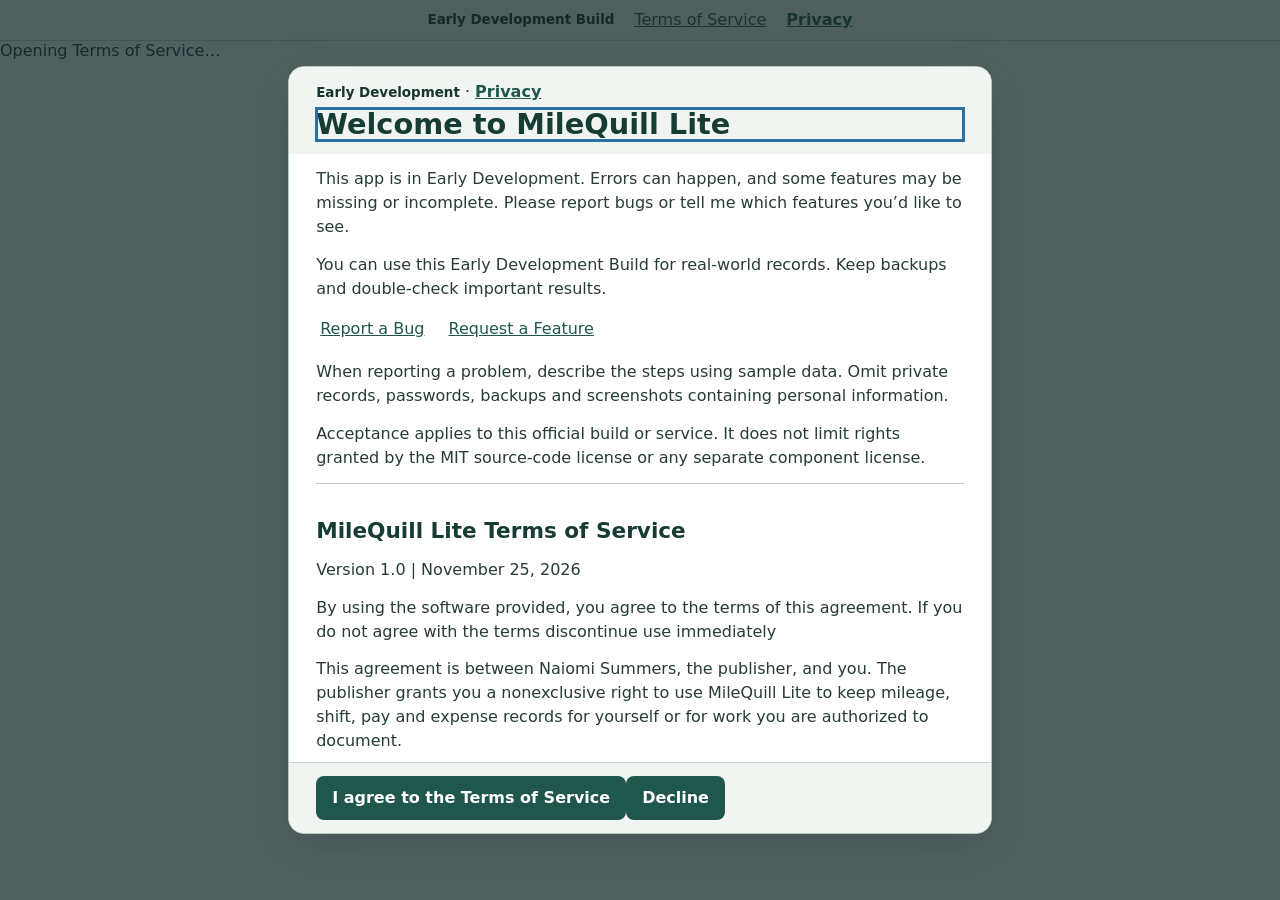
<file: index.html>
<!doctype html>
<html lang="en">
<head>
  <meta charset="utf-8">
  <meta name="viewport" content="width=device-width, initial-scale=1, viewport-fit=cover">
  <meta name="theme-color" content="#10364a">
  <meta name="description" content="Log miles, hours, earnings, and expenses on this device.">
  <meta name="apple-mobile-web-app-capable" content="yes">
  <meta name="apple-mobile-web-app-status-bar-style" content="default">
  <meta http-equiv="Content-Security-Policy" content="default-src 'none'; connect-src 'self'; script-src 'self'; style-src 'self'; img-src 'self'; worker-src 'self'; manifest-src 'self'; base-uri 'none'; form-action 'none'">
  <title>MileQuill Lite</title>
  <link rel="manifest" href="./manifest.webmanifest">
  <link rel="icon" href="./assets/icon-192.png" type="image/png">
  <link rel="apple-touch-icon" href="./assets/touch.png">
  <link rel="stylesheet" href="./styles.css">
  
<link rel="stylesheet" href="./terms.css"><script type="module" src="./terms-entry.mjs"></script>
</head>
<body>
<p id="terms-loading">Opening Terms of Service…</p><noscript>Enable JavaScript to open this app.</noscript>
<template id="application-template" data-entry="./app.js">
  <a class="skip" href="#main">Skip to content</a>
  <header class="topbar">
    <div class="topbar-inner">
      <a class="wordmark" href="#dashboard" aria-label="MileQuill Lite dashboard">
        <img src="./assets/icon-192.png" width="38" height="38" alt="">
        <span>MileQuill <small>Lite</small></span>
      </a>
      <div class="top-actions">
        <button type="button" class="update" id="update" hidden>Apply update</button>
        <span class="connection"><span class="dot" id="status-dot"></span><span id="offline-status">Checking offline setup</span></span>
      </div>
    </div>
  </header>
  <div class="shell">
    <nav class="navigation" aria-label="Main navigation">
      <a href="#dashboard" data-page="dashboard"><span data-icon="dashboard"></span>Overview</a>
      <a href="#trips" data-page="trips"><span data-icon="trips"></span>Trips</a>
      <a href="#shifts" data-page="shifts"><span data-icon="shifts"></span>Shifts</a>
      <a href="#expenses" data-page="expenses"><span data-icon="expenses"></span>Expenses</a>
      <a href="#data" data-page="data"><span data-icon="data"></span>Data</a>
    </nav>
    <main id="main" tabindex="-1">
      <noscript><p class="alert">Enable JavaScript to use MileQuill Lite and access saved records.</p></noscript>
      <p id="storage-error" class="alert" role="alert" hidden></p>
      <section id="view-dashboard" aria-labelledby="dashboard-title">
        <div class="section-heading dashboard-heading">
          <div>
            <h1 id="dashboard-title" tabindex="-1">Overview</h1>
            <p class="subtitle">Your mileage, work, and earnings at a glance.</p>
          </div>
          <button class="primary" type="button" data-add="trips" data-requires-storage><span data-icon="plus"></span>Log trip</button>
        </div>
        <section class="period" aria-label="Date range">
          <div class="segments" role="group" aria-label="Reporting period">
            <button type="button" data-period="week" aria-pressed="true">Week</button>
            <button type="button" data-period="month" aria-pressed="false">Month</button>
            <button type="button" data-period="custom" aria-pressed="false">Custom</button>
          </div>
          <div id="period-navigation" class="period-navigation">
            <button type="button" id="period-back" class="icon-button" aria-label="Previous week"><span data-icon="left"></span></button>
            <output id="range-label"></output>
            <button type="button" id="period-forward" class="icon-button" aria-label="Next week"><span data-icon="right"></span></button>
          </div>
          <form id="custom-range" class="custom-range" hidden>
            <label>From<input type="date" name="from" min="0001-01-01" max="9999-12-31" required></label>
            <label>Through<input type="date" name="through" min="0001-01-01" max="9999-12-31" required></label>
            <button type="submit" class="secondary">Apply</button>
            <p id="range-error" class="field-message" role="alert" hidden></p>
          </form>
          <p id="custom-applied" class="custom-applied" hidden></p>
        </section>
        <div class="summary">
          <section class="net-card" aria-label="Net estimates">
            <div class="net-main">
              <div class="hero-icon" data-icon="net"></div>
              <div>
                <h2>Estimated net</h2>
                <p class="net-value" id="net">—</p>
                <p class="net-caption">Gross earnings less logged expenses</p>
              </div>
            </div>
            <div class="net-hour">
              <h2>Net per hour</h2>
              <p id="per-hour">—</p>
              <span id="per-hour-hint">When hours are logged</span>
            </div>
          </section>
          <section class="metrics" aria-label="Tracker totals">
            <div class="metric"><span class="metric-icon teal" data-icon="trips"></span><h2>Miles</h2><p id="miles">—</p></div>
            <div class="metric"><span class="metric-icon blue" data-icon="shifts"></span><h2>Hours</h2><p id="hours">—</p></div>
            <div class="metric"><span class="metric-icon green" data-icon="cash"></span><h2>Gross earnings</h2><p id="gross">—</p></div>
            <div class="metric"><span class="metric-icon sand" data-icon="expenses"></span><h2>Logged expenses</h2><p id="spent">—</p></div>
          </section>
          <p class="footnote"><span data-icon="info"></span>Tracker totals only. These figures are not for tax calculations.</p>
        </div>
        <section class="activity" aria-labelledby="activity-title">
          <div class="activity-heading">
            <div><h2 id="activity-title">Recent activity</h2><p class="subtitle">Latest entries in this date range.</p></div>
            <div class="quick-actions">
              <button class="secondary" type="button" data-add="shifts" data-requires-storage><span data-icon="plus"></span>Log shift</button>
              <button class="secondary" type="button" data-add="expenses" data-requires-storage><span data-icon="plus"></span>Log expense</button>
            </div>
          </div>
          <div id="recent"></div>
        </section>
      </section>
      <section id="view-records" aria-labelledby="records-title" hidden>
        <div class="section-heading">
          <div><h1 id="records-title" tabindex="-1"></h1><p class="subtitle" id="records-intro"></p></div>
          <button type="button" id="add-record" class="primary" data-add="trips" data-requires-storage><span data-icon="plus"></span><span id="add-label"></span></button>
        </div>
        <div id="record-list"></div>
      </section>
      <section id="view-data" aria-labelledby="data-title" hidden>
        <div class="section-heading">
          <div><h1 id="data-title" tabindex="-1">Your data</h1><p class="subtitle">Download your records or restore a MileQuill Lite backup.</p></div>
        </div>
        <div class="data-layout">
          <section class="panel">
            <span class="metric-icon teal" data-icon="data"></span>
            <h2>Backup and restore</h2>
            <p>A full JSON backup contains all trips, shifts, and expenses in plain text. Keep it somewhere you control.</p>
            <div class="data-actions">
              <button class="primary" id="backup" type="button" data-requires-storage>Download JSON backup</button>
              <button class="secondary" id="choose-restore" type="button" data-requires-storage>Choose backup to restore</button>
              <input id="restore-file" type="file" accept=".json,application/json" hidden>
            </div>
            <p class="field-message" id="restore-error" role="alert" hidden></p>
          </section>
          <section class="panel">
            <span class="metric-icon blue" data-icon="download"></span>
            <h2>Export to CSV</h2>
            <p>Each CSV contains all saved entries of that type.</p>
            <div class="data-actions">
              <button class="secondary" data-export="trips" type="button" data-requires-storage>Export trips</button>
              <button class="secondary" data-export="shifts" type="button" data-requires-storage>Export shifts</button>
              <button class="secondary" data-export="expenses" type="button" data-requires-storage>Export expenses</button>
            </div>
          </section>
          <section class="privacy-note">
            <span data-icon="info"></span>
            <div><h2>Storage on this device</h2>
              <p>Clearing website data or changing devices can remove access to saved records. Safari tabs and a Home Screen installation may keep separate records. Back up from the browser or installation where you logged them.</p>
            </div>
          </section>
        </div>
      </section>
    </main>
  </div>
  <p id="notice" class="notice" role="status" aria-live="polite"></p>

  <dialog id="editor" aria-labelledby="editor-title">
    <form id="entry-form">
      <div class="dialog-heading">
        <h2 id="editor-title"></h2>
        <button class="icon-button" type="button" data-close-editor aria-label="Close editor"><span data-icon="close"></span></button>
      </div>
      <div class="dialog-content">
        <div class="form-grid">
          <label>Date<input type="date" name="date" required min="0001-01-01" max="9999-12-31"></label>
          <label><span id="entry-label"></span><input name="label" type="text" maxlength="80" required></label>
        </div>
        <div id="entry-fields"></div>
        <label class="notes-label">Notes <span class="optional">(optional)</span><textarea name="notes" rows="2" maxlength="1000"></textarea></label>
        <p id="entry-error" class="field-message" role="alert" hidden></p>
      </div>
      <div class="dialog-actions">
        <button class="secondary" type="button" data-close-editor>Cancel</button>
        <button class="primary" id="save" type="submit">Save</button>
      </div>
    </form>
  </dialog>
  <dialog id="confirmation" aria-labelledby="confirm-title" aria-describedby="confirm-message">
    <form id="confirm-form">
      <div class="dialog-heading"><h2 id="confirm-title"></h2></div>
      <div class="dialog-content">
        <p id="confirm-message"></p>
        <p id="confirm-error" class="field-message" role="alert" hidden></p>
      </div>
      <div class="dialog-actions">
        <button class="secondary" id="cancel-confirm" type="button" autofocus>Cancel</button>
        <button class="danger" id="confirm-action" type="submit"></button>
      </div>
    </form>
  </dialog>
</template>
</body>
</html>
</file>
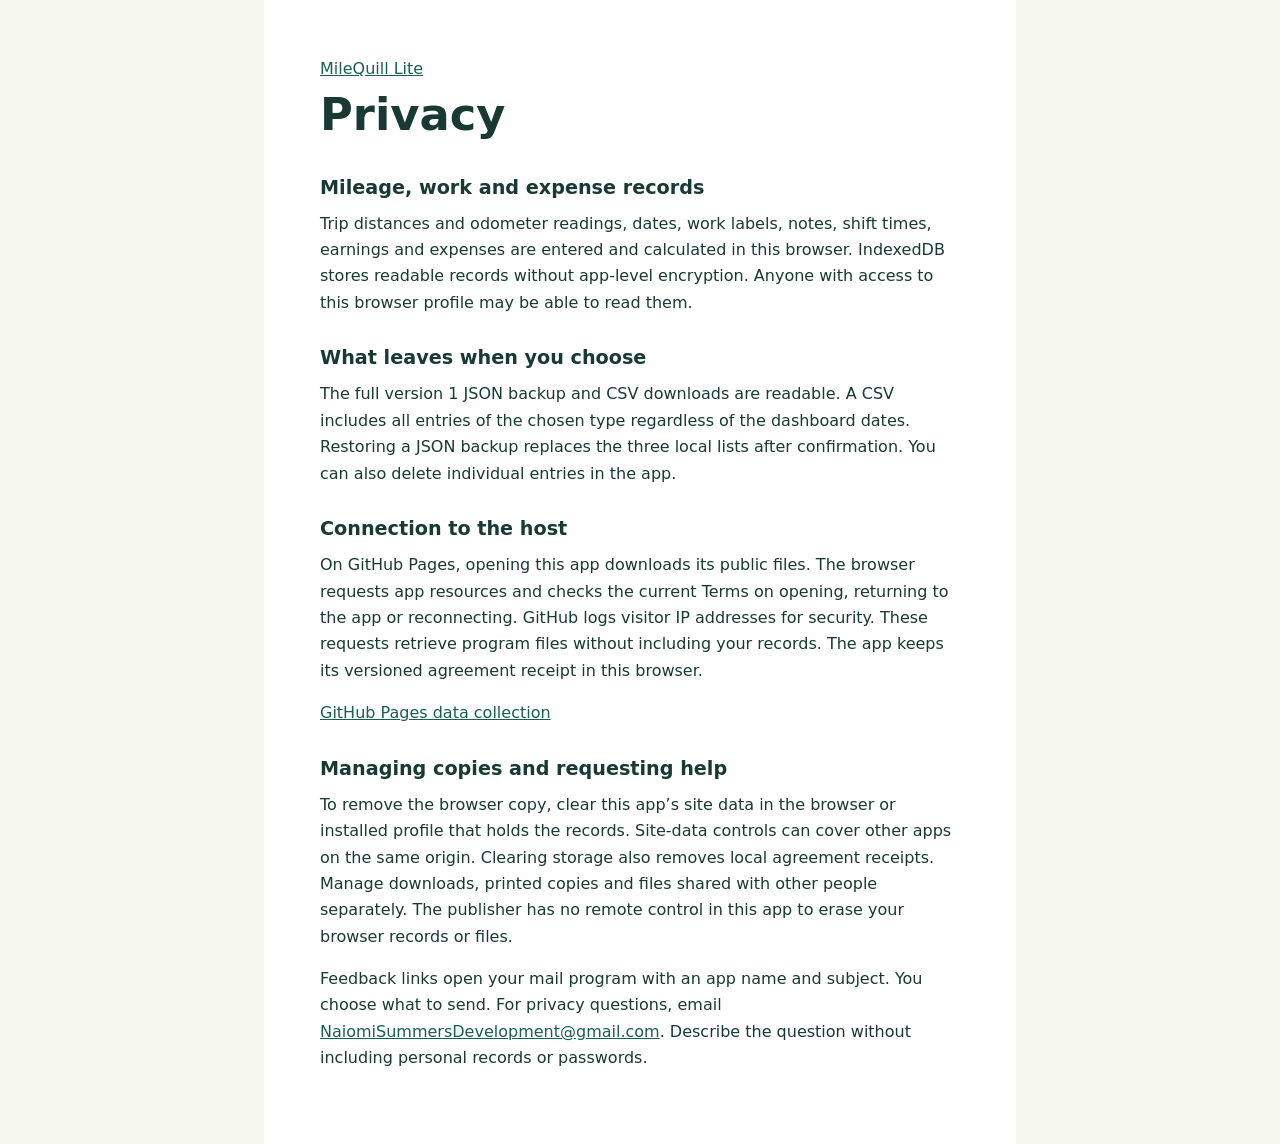
<file: privacy.html>
<!doctype html>
<html lang="en"><head><meta charset="utf-8"><meta name="viewport" content="width=device-width,initial-scale=1">
<meta name="referrer" content="no-referrer"><meta http-equiv="Content-Security-Policy" content="default-src 'none'; style-src 'self'; img-src 'self'; base-uri 'none'; form-action 'none'">
<link rel="icon" href="./assets/icon-192.png"><link rel="stylesheet" href="privacy.css"><title>MileQuill Lite · Privacy</title></head>
<body><main><a href="./">MileQuill Lite</a><h1>Privacy</h1>
<h2>Mileage, work and expense records</h2><p>Trip distances and odometer readings, dates, work labels, notes, shift times, earnings and expenses are entered and calculated in this browser. IndexedDB stores readable records without app-level encryption. Anyone with access to this browser profile may be able to read them.</p>
<h2>What leaves when you choose</h2><p>The full version 1 JSON backup and CSV downloads are readable. A CSV includes all entries of the chosen type regardless of the dashboard dates. Restoring a JSON backup replaces the three local lists after confirmation. You can also delete individual entries in the app.</p>
<h2>Connection to the host</h2><p>On GitHub Pages, opening this app downloads its public files. The browser requests app resources and checks the current Terms on opening, returning to the app or reconnecting. GitHub logs visitor IP addresses for security. These requests retrieve program files without including your records. The app keeps its versioned agreement receipt in this browser.</p><p><a href="https://docs.github.com/en/pages/getting-started-with-github-pages/what-is-github-pages#data-collection" rel="noreferrer">GitHub Pages data collection</a></p>
<h2>Managing copies and requesting help</h2><p>To remove the browser copy, clear this app’s site data in the browser or installed profile that holds the records. Site-data controls can cover other apps on the same origin. Clearing storage also removes local agreement receipts. Manage downloads, printed copies and files shared with other people separately. The publisher has no remote control in this app to erase your browser records or files.</p>
<p>Feedback links open your mail program with an app name and subject. You choose what to send. For privacy questions, email <a href="mailto:NaiomiSummersDevelopment@gmail.com">NaiomiSummersDevelopment@gmail.com</a>. Describe the question without including personal records or passwords.</p></main></body></html>
</file>
<file: styles.css>
:root {
  color-scheme: light;
  --navy: #10364a;
  --navy-deep: #102e40;
  --teal: #08767a;
  --teal-dark: #075d63;
  --ink: #193546;
  --muted: #4e6571;
  --line: #dce6e7;
  --surface: #fff;
  --background: #f5f7f6;
  --radius: 15px;
  font-family: "Segoe UI", system-ui, -apple-system, sans-serif;
  color: var(--ink);
  background: var(--background);
  font-variant-numeric: tabular-nums;
}

*, *::before, *::after { box-sizing: border-box; }
[hidden] { display: none !important; }
body { min-width: 0; margin: 0; }
body:has(dialog[open]) { overflow: hidden; }
h1, h2, p, ul { margin: 0; }
button, input, textarea { font: inherit; }
button { cursor: pointer; }
button:disabled { cursor: default; opacity: .55; }
a { color: inherit; }
:focus-visible { outline: 3px solid #3678b1; outline-offset: 3px; }
main:focus, h1:focus { outline: none; }
svg { width: 1.25rem; height: 1.25rem; display: block; }
.skip {
  position: fixed; left: 1rem; top: 1rem; z-index: 5; padding: .75rem;
  transform: translateY(-200%); color: var(--ink); background: white; border-radius: 8px;
}
.skip:focus { transform: none; }

.topbar {
  color: #fff; background: var(--navy);
  padding: env(safe-area-inset-top) env(safe-area-inset-right) 0 env(safe-area-inset-left);
}
.topbar-inner {
  min-height: 67px; max-width: 1280px; margin: auto; padding: .55rem 2rem;
  display: flex; align-items: center; justify-content: space-between; gap: .55rem;
}
.wordmark {
  display: flex; align-items: center; gap: .65rem; text-decoration: none;
  min-height: 44px; font-weight: 750; font-size: 1.23rem; letter-spacing: -.035em; white-space: nowrap;
}
.wordmark img { border-radius: 9px; }
.wordmark small { font-size: .85rem; margin-left: .2rem; color: #c6f1ea; font-weight: 650; letter-spacing: 0; }
.top-actions { display: flex; align-items: center; justify-content: flex-end; gap: .65rem; min-width: 0; flex-wrap: wrap; }
.connection {
  display: inline-flex; align-items: center; gap: .45rem; color: #e0eeef;
  font-size: .83rem; font-weight: 600; line-height: 1.2;
}
.dot { width: .47rem; height: .47rem; border-radius: 50%; flex: none; background: #f1c898; }
.dot[data-state="ready"] { background: #83dbc0; }
.dot[data-state="offline"] { background: #aec6de; }
.update {
  min-height: 44px; border: 1px solid #7194a3; background: #20485d; color: #fff;
  border-radius: 9px; padding: .3rem .6rem; font-size: .88rem; font-weight: 650;
}

.shell {
  display: grid; grid-template-columns: 185px minmax(0, 1fr);
  gap: clamp(1.4rem, 4vw, 3.9rem); max-width: 1280px; padding: 0 2rem; margin: auto;
}
.navigation {
  display: flex; flex-direction: column; gap: .35rem; align-self: start;
  padding: 2.2rem .95rem 1.5rem 0; position: sticky; top: 0;
}
.navigation a {
  display: flex; align-items: center; gap: .75rem; border-radius: 9px; min-height: 48px; padding: .5rem .8rem;
  text-decoration: none; color: var(--muted); font-size: .94rem; font-weight: 650;
}
.navigation a:hover { background: #ebf0f0; }
.navigation a[aria-current="page"] { color: var(--teal-dark); background: #dceeed; }
main { padding: 2.05rem 0 2.5rem; min-width: 0; }
.section-heading, .activity-heading {
  display: flex; align-items: center; justify-content: space-between; gap: .9rem; margin-bottom: 1.25rem;
}
h1 { font-size: clamp(1.9rem, 4vw, 2.55rem); line-height: 1.12; letter-spacing: -.045em; font-weight: 760; }
h2 { font-size: 1.11rem; line-height: 1.27; letter-spacing: -.015em; }
.subtitle { margin-top: .36rem; color: var(--muted); line-height: 1.45; }
.primary, .secondary, .danger, .icon-button, .text-button {
  display: inline-flex; justify-content: center; align-items: center; gap: .38rem; min-height: 44px;
  border-radius: 9px; font-weight: 680; text-decoration: none;
}
.primary, .secondary, .danger { padding: .43rem .86rem; font-size: .93rem; }
.primary { background: var(--teal-dark); border: 1px solid var(--teal-dark); color: white; }
.primary:hover:not(:disabled) { background: #084950; }
.secondary { background: white; border: 1px solid #c9d9dd; color: var(--ink); }
.secondary:hover:not(:disabled), .icon-button:hover:not(:disabled) { background: #eff6f5; }
.danger { background: #993d37; border: 1px solid #993d37; color: white; }
.danger:hover:not(:disabled) { background: #7b312c; }
.section-heading .primary { flex: none; }
.icon-button { width: 44px; padding: 0; border: 1px solid transparent; background: transparent; color: var(--ink); }
.text-button { border: 0; background: transparent; padding: 0 .55rem; color: var(--teal-dark); }
.text-button:hover:not(:disabled) { background: #e9f4f2; }
.text-button.delete { color: #8b3936; }
.text-button.delete:hover:not(:disabled) { background: #faefee; }
.primary svg, .secondary svg { width: 1.04rem; height: 1.04rem; }

.period {
  display: flex; align-items: center; justify-content: space-between; gap: .4rem .8rem; flex-wrap: wrap;
  margin-bottom: 1rem; padding: .42rem; border: 1px solid var(--line); border-radius: 12px; background: white;
}
.segments {
  display: grid; grid-template-columns: repeat(3, minmax(4.4rem, 1fr));
  border-radius: 8px; background: #edf2f2; padding: .18rem; gap: .18rem;
}
.segments button {
  border: 1px solid transparent; color: var(--muted); background: transparent; min-height: 44px;
  font-size: .9rem; border-radius: 7px; padding: 0 .46rem; font-weight: 650;
}
.segments button[aria-pressed="true"] { color: var(--teal-dark); background: white; border-color: #d1e2e3; box-shadow: 0 1px 2px #102f4110; }
.period-navigation { display: flex; align-items: center; justify-content: space-between; gap: .25rem; }
#range-label { min-width: 10.25rem; text-align: center; font-size: .91rem; font-weight: 670; }
.custom-range { display: flex; align-items: end; flex-wrap: wrap; gap: .65rem; padding: .25rem; }
.custom-range label { flex: 1 1 7.2rem; }
.custom-range .field-message { width: 100%; }
.custom-applied { color: var(--muted); padding: .25rem .55rem .2rem; width: 100%; font-size: .9rem; }

.net-card {
  display: grid; grid-template-columns: minmax(0, 2.35fr) minmax(0, 1fr);
  padding: 1.45rem; border-radius: var(--radius); color: white;
  background: linear-gradient(116deg, #102f41 7%, #114e59 100%); box-shadow: 0 5px 11px #10364a15;
}
.net-main { display: flex; align-items: flex-start; gap: .85rem; padding-right: .7rem; min-width: 0; }
.hero-icon {
  display: grid; place-items: center; border-radius: 11px; height: 42px; width: 42px; flex: none;
  background: #b2e6dc21; color: #b2eddd; margin-top: .05rem;
}
.hero-icon svg { width: 23px; height: 23px; }
.net-card h2 { color: #c2e6e2; font-size: .93rem; letter-spacing: 0; font-weight: 650; }
.net-value {
  font-size: clamp(2rem, 4.5vw, 3.35rem); line-height: 1.05; margin: .24rem 0 .37rem;
  font-weight: 750; letter-spacing: -.055em; overflow-wrap: anywhere;
}
.net-caption, .net-hour span { color: #cee3e5; line-height: 1.35; font-size: .88rem; }
.net-hour { border-left: 1px solid #b9e5e64d; padding: .35rem 0 .25rem 1.2rem; align-self: center; }
.net-hour p { margin: .25rem 0 .2rem; font-size: clamp(1.35rem, 2.9vw, 2rem); font-weight: 720; letter-spacing: -.035em; overflow-wrap: anywhere; }

.metrics { display: grid; grid-template-columns: repeat(4, minmax(0, 1fr)); gap: .68rem; margin-top: .72rem; }
.metric, .panel { background: white; border: 1px solid var(--line); border-radius: 13px; padding: .95rem; min-width: 0; }
.metric-icon { display: inline-grid; flex: none; place-items: center; width: 36px; height: 36px; border-radius: 9px; }
.metric-icon.teal { background: #e1f1ee; color: #08676d; }
.metric-icon.blue { background: #e8f0f8; color: #315c80; }
.metric-icon.green { background: #e8f2e8; color: #326549; }
.metric-icon.sand { background: #f6eee4; color: #845633; }
.metric h2 { color: var(--muted); font-size: .87rem; margin: .62rem 0 .17rem; letter-spacing: 0; font-weight: 650; }
.metric p { font-size: clamp(1.27rem, 2.8vw, 1.8rem); font-weight: 750; letter-spacing: -.035em; overflow-wrap: anywhere; }
.footnote { display: flex; gap: .4rem; align-items: center; margin: .8rem 0 0; color: var(--muted); font-size: .85rem; line-height: 1.4; }
.footnote svg { width: .95rem; height: .95rem; }
.activity { margin-top: 1.9rem; }
.activity-heading { margin-bottom: .7rem; }
.activity .subtitle { font-size: .91rem; margin-top: .25rem; }
.quick-actions { display: flex; gap: .4rem; flex-wrap: wrap; }
.empty, .record-list {
  background: white; border: 1px solid var(--line); border-radius: 13px;
}
.empty { display: grid; justify-items: center; gap: .42rem; text-align: center; padding: 1.5rem .8rem; }
.empty p { color: var(--muted); font-size: .93rem; }
.record-list { list-style: none; padding: 0; }
.record {
  display: grid; grid-template-columns: auto minmax(0, 1fr) auto auto; align-items: start;
  gap: .65rem; padding: .8rem; overflow-wrap: anywhere;
}
.record + .record { border-top: 1px solid var(--line); }
.record-meta, .record-note { color: var(--muted); font-size: .89rem; line-height: 1.35; margin-top: .23rem; }
.record-note { white-space: pre-wrap; }
.record-value { text-align: right; max-width: 9rem; }
.record-actions { display: flex; justify-content: flex-end; align-self: center; }
.record-actions button { font-size: .88rem; }
.data-layout { display: grid; grid-template-columns: repeat(2, minmax(0, 1fr)); gap: .75rem; }
.panel { padding: 1.2rem; }
.panel h2 { margin-top: .65rem; }
.panel p, .privacy-note p { margin-top: .38rem; color: var(--muted); line-height: 1.5; }
.data-actions { display: flex; flex-wrap: wrap; gap: .45rem; margin-top: .8rem; }
.privacy-note {
  grid-column: 1 / -1; display: flex; gap: .65rem; padding: 1rem; align-items: flex-start;
  border: 1px solid #cee4e5; border-radius: 13px; background: #eaf3f3;
}
.alert, .field-message { color: #792823; line-height: 1.4; }
.alert { margin-bottom: 1rem; padding: .7rem; background: #fdeeed; border-radius: 9px; }
.field-message, .panel .field-message { color: #792823; margin-top: .45rem; font-size: .9rem; }

dialog {
  width: min(100% - 1.3rem, 33rem); max-height: calc(100% - 1rem);
  max-height: calc(100dvh - 1rem); padding: 0; color: var(--ink);
  border: 1px solid var(--line); border-radius: 16px; box-shadow: 0 14px 45px #061a2d44;
}
dialog::backdrop { background: #092537a1; }
dialog form { display: flex; flex-direction: column; min-height: 0; }
.dialog-heading, .dialog-actions { display: flex; align-items: center; padding: .65rem 1rem; gap: .6rem; }
.dialog-heading { justify-content: space-between; border-bottom: 1px solid var(--line); min-height: 59px; }
.dialog-heading h2 { font-size: 1.32rem; }
.dialog-content { padding: .85rem 1rem; display: grid; gap: .7rem; }
.dialog-content > p { line-height: 1.48; overflow-wrap: anywhere; }
.dialog-actions { justify-content: flex-end; border-top: 1px solid var(--line); }
label, legend { color: var(--ink); font-size: .9rem; font-weight: 660; }
label > input:not([type="radio"]), label > textarea {
  display: block; appearance: none; width: 100%; min-width: 0; min-height: 44px; margin-top: .26rem;
  padding: .44rem .62rem; color: var(--ink); border: 1px solid #a9bec6; border-radius: 8px;
  background: white; font-size: 1rem; font-weight: 450;
}
input::-webkit-date-and-time-value { text-align: left; }
textarea { resize: vertical; }
.form-grid { display: grid; grid-template-columns: repeat(2, minmax(0, 1fr)); gap: .5rem .7rem; }
.mode-group + .form-grid { margin-top: .65rem; }
.mode-picker { margin: 0 0 .45rem; padding: 0; border: 0; }
.mode-picker legend { padding: 0; margin-bottom: .25rem; }
.mode-options { display: flex; gap: .36rem; flex-wrap: wrap; }
.mode-options label {
  display: flex; align-items: center; gap: .36rem; cursor: pointer; padding: .32rem .58rem;
  min-height: 44px; border: 1px solid #cbd9dc; border-radius: 8px; background: white;
}
.mode-options label:has(:checked) { border-color: var(--teal); background: #e4f3f1; color: var(--teal-dark); }
.mode-options input { margin: 0; accent-color: var(--teal-dark); }
.field-hint { grid-column: 1 / -1; color: var(--muted); font-size: .87rem; line-height: 1.35; }
.optional { color: var(--muted); font-weight: 450; }
.notice {
  position: fixed; right: 1rem; bottom: 1rem; z-index: 4; padding: .65rem .85rem;
  max-width: calc(100vw - 2rem); border-radius: 9px; background: var(--navy); color: white;
  box-shadow: 0 3px 10px #102e4044; pointer-events: none;
}
.notice:empty { display: none; }

@media (max-width: 750px) {
  .topbar-inner { min-height: 59px; padding: .35rem .9rem; }
  .top-actions { gap: .28rem .45rem; }
  .shell { display: block; padding: 0 max(.85rem, env(safe-area-inset-right)) 0 max(.85rem, env(safe-area-inset-left)); }
  main { padding: 1.2rem 0 calc(5.15rem + env(safe-area-inset-bottom)); }
  .navigation {
    position: fixed; inset: auto 0 0; z-index: 3; display: grid; grid-template-columns: repeat(5, minmax(0, 1fr));
    gap: .12rem; padding: .25rem max(.34rem, env(safe-area-inset-right)) calc(.27rem + env(safe-area-inset-bottom)) max(.34rem, env(safe-area-inset-left));
    background: white; border-top: 1px solid var(--line); box-shadow: 0 -3px 14px #102e4010;
  }
  .navigation a { flex-direction: column; justify-content: center; gap: .2rem; padding: .28rem .12rem; font-size: .78rem; min-height: 52px; }
  .notice { bottom: calc(4.05rem + env(safe-area-inset-bottom)); }
}

@media (max-width: 520px) {
  .connection { font-size: .76rem; }
  .section-heading { margin-bottom: .9rem; align-items: flex-start; }
  .subtitle { font-size: .93rem; }
  .dashboard-heading .subtitle { max-width: 17rem; }
  .period { padding: .36rem; gap: .26rem; }
  .segments, .period-navigation { width: 100%; }
  .custom-range { flex: 1 0 100%; padding: .1rem .15rem; }
  .net-card { padding: .95rem .8rem; grid-template-columns: minmax(0, 1.75fr) minmax(0, 1fr); }
  .hero-icon { display: none; }
  .net-value { font-size: clamp(1.65rem, 7.5vw, 2.25rem); }
  .net-hour { padding-left: .64rem; }
  .net-caption, .net-hour span { font-size: .8rem; }
  .metrics { grid-template-columns: repeat(2, minmax(0, 1fr)); gap: .5rem; margin-top: .55rem; }
  .metric { display: grid; grid-template-columns: auto minmax(0, 1fr); column-gap: .43rem; align-items: center; padding: .6rem; }
  .metric h2 { margin: 0; font-size: .85rem; }
  .metric p { grid-column: 1 / -1; margin-top: .28rem; }
  .metric-icon { width: 30px; height: 30px; }
  .metric-icon svg { width: 1.08rem; height: 1.08rem; }
  .activity { margin-top: 1.35rem; }
  .activity-heading { flex-wrap: wrap; gap: .5rem; }
  .record { grid-template-columns: auto minmax(0, 1fr) auto; padding: .65rem; gap: .45rem; }
  .record-value { max-width: min(24vw, 7rem); }
  .record-actions { grid-column: 2 / -1; }
  .data-layout { grid-template-columns: 1fr; }
  .notes-label { margin-top: .1rem; }
  .form-grid { gap: .45rem; }
}
@media (max-width: 350px) {
  .connection { max-width: 7rem; }
  .navigation a { font-size: .7rem; }
  .net-card { grid-template-columns: minmax(0, 1.4fr) minmax(0, 1fr); }
  .metric h2 { font-size: .8rem; }
  .custom-range label { flex-basis: 6.5rem; }
}
</file>
<file: terms.css>
.terms-bar,.terms-sheet { font: 400 1rem/1.5 system-ui, sans-serif; color: #19352f; }
.terms-bar { position: relative; z-index: 1; display:flex; align-items:center; justify-content:center; flex-wrap:wrap; gap:.25rem 1rem; padding:.25rem .75rem; background:#edf4ee; border-bottom:1px solid #b8cabe; }
.terms-bar span,.terms-title strong { font-weight:700; font-size:.84rem; }
.terms-bar button,.terms-feedback a { background:transparent; color:#20574c; font:inherit; text-decoration:underline; border:none; box-shadow:none; min-height:32px; padding:.15rem .25rem; cursor:pointer; }
dialog.terms-sheet { position:fixed; inset:0; margin:auto; width:min(44rem,calc(100vw - 1.5rem)); max-width:none; height: min(48rem,calc(100dvh - 1.5rem)); max-height:calc(100% - 1rem); padding:0; border:1px solid #b8cabe; border-radius:1rem; background:#fff; box-shadow:0 12px 50px #132a2933; overflow:hidden; }
dialog.terms-sheet:not([open]) { display:none; }
.terms-sheet::backdrop { background:rgba(18,38,36,.72); }
.terms-frame { height:100%; display:grid; grid-template-rows:auto minmax(0,1fr) auto; }
.terms-title,.terms-foot { padding:.8rem clamp(.85rem,4vw,1.7rem); background:#f0f5f1; }
.terms-sheet h1 { color:#173c34; font:650 clamp(1.15rem,4vw,1.8rem)/1.15 system-ui,sans-serif; margin:.25rem 0 0; letter-spacing:normal; }
.terms-scroll { padding:0 clamp(.85rem,4vw,1.7rem) 1rem; overflow:auto; overscroll-behavior:contain; }
.terms-scroll p { color:#263c36; font:inherit; margin:.85em 0; }
.terms-scroll article { border-top:1px solid #bdc9c1; padding-top:.6rem; }
.terms-scroll h2,.terms-scroll h3 { color:#173c34; line-height:1.25; letter-spacing:normal; margin:1.1em 0 .35em; }
.terms-scroll h2 { font-size:1.35rem; } .terms-scroll h3 { font-size:1.05rem; }
.terms-scroll { overflow-wrap:anywhere; }
.terms-feedback { display:flex; gap:1rem; flex-wrap:wrap; }
.terms-foot { border-top:1px solid #c6d1ca; }
.terms-foot button { background:#20574c; color:white; border:0; border-radius:.5rem; padding:.65rem 1rem; font:600 1rem/1.3 system-ui,sans-serif; min-height:44px; cursor:pointer; }
.terms-error { color:#8e2720; margin:0 0 .5rem; } .terms-error:empty { display:none; }
.terms-sheet :focus-visible,.terms-bar :focus-visible { outline:3px solid #2c70a3; outline-offset:-2px; }
@media print { .terms-bar { display:none; } }


.terms-bar[hidden],.terms-review[hidden] { display:none; }

.terms-bar .privacy-link,.terms-title .privacy-link { color:#20574c; text-decoration:underline; font-weight:600; }
</file>
<file: privacy.css>
* { box-sizing:border-box; }
body { margin:0; color:#183a33; background:#f6f7ef; font:1rem/1.65 system-ui,sans-serif; }
main { max-width:47rem; margin:auto; padding:clamp(1.25rem,5vw,3.5rem); background:#fff; min-height:100vh; overflow-wrap:anywhere; }
h1 { font-size:clamp(1.8rem,6vw,2.8rem); line-height:1.1; margin:.5rem 0 2rem; }
h2 { margin:1.65rem 0 .25rem; font-size:1.2rem; } p { margin:.45rem 0 1rem; }
a { color:#185f51; } a:focus-visible { outline:3px solid #2568aa; outline-offset:3px; }
</file>
